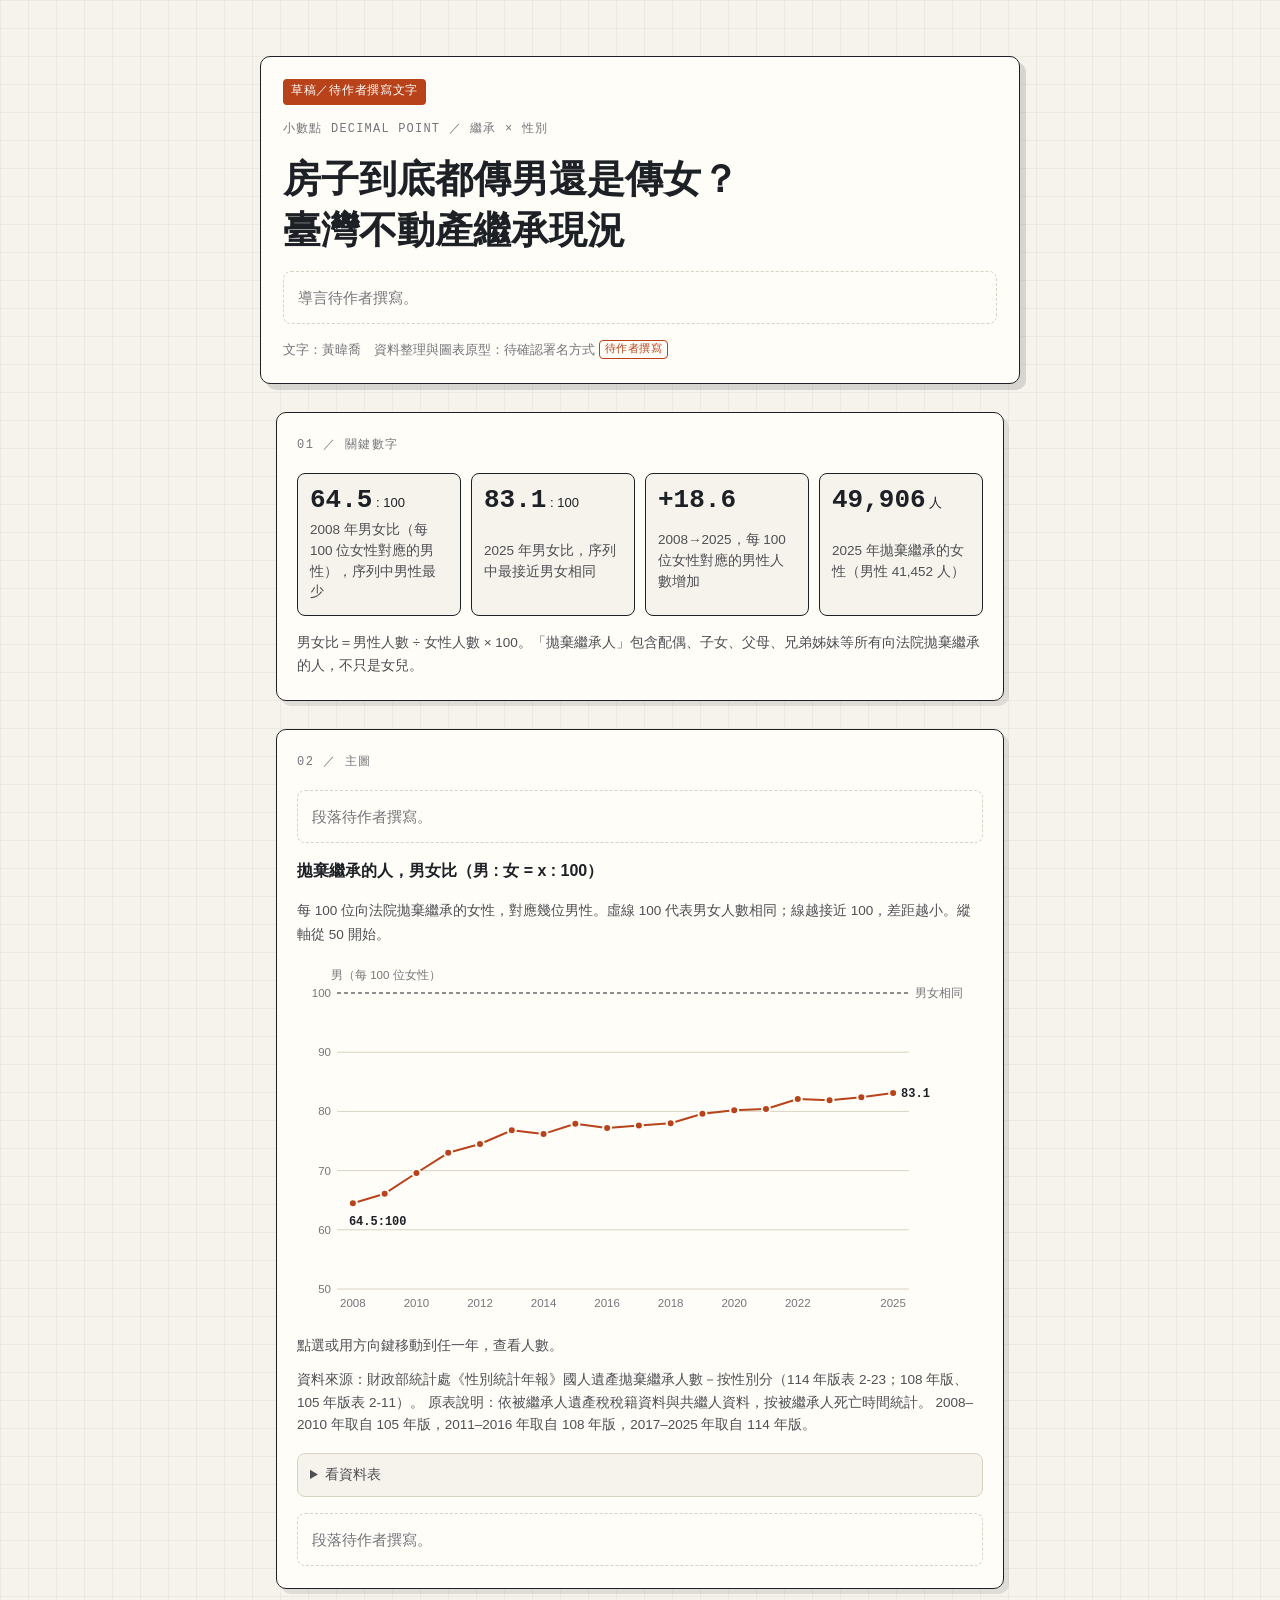
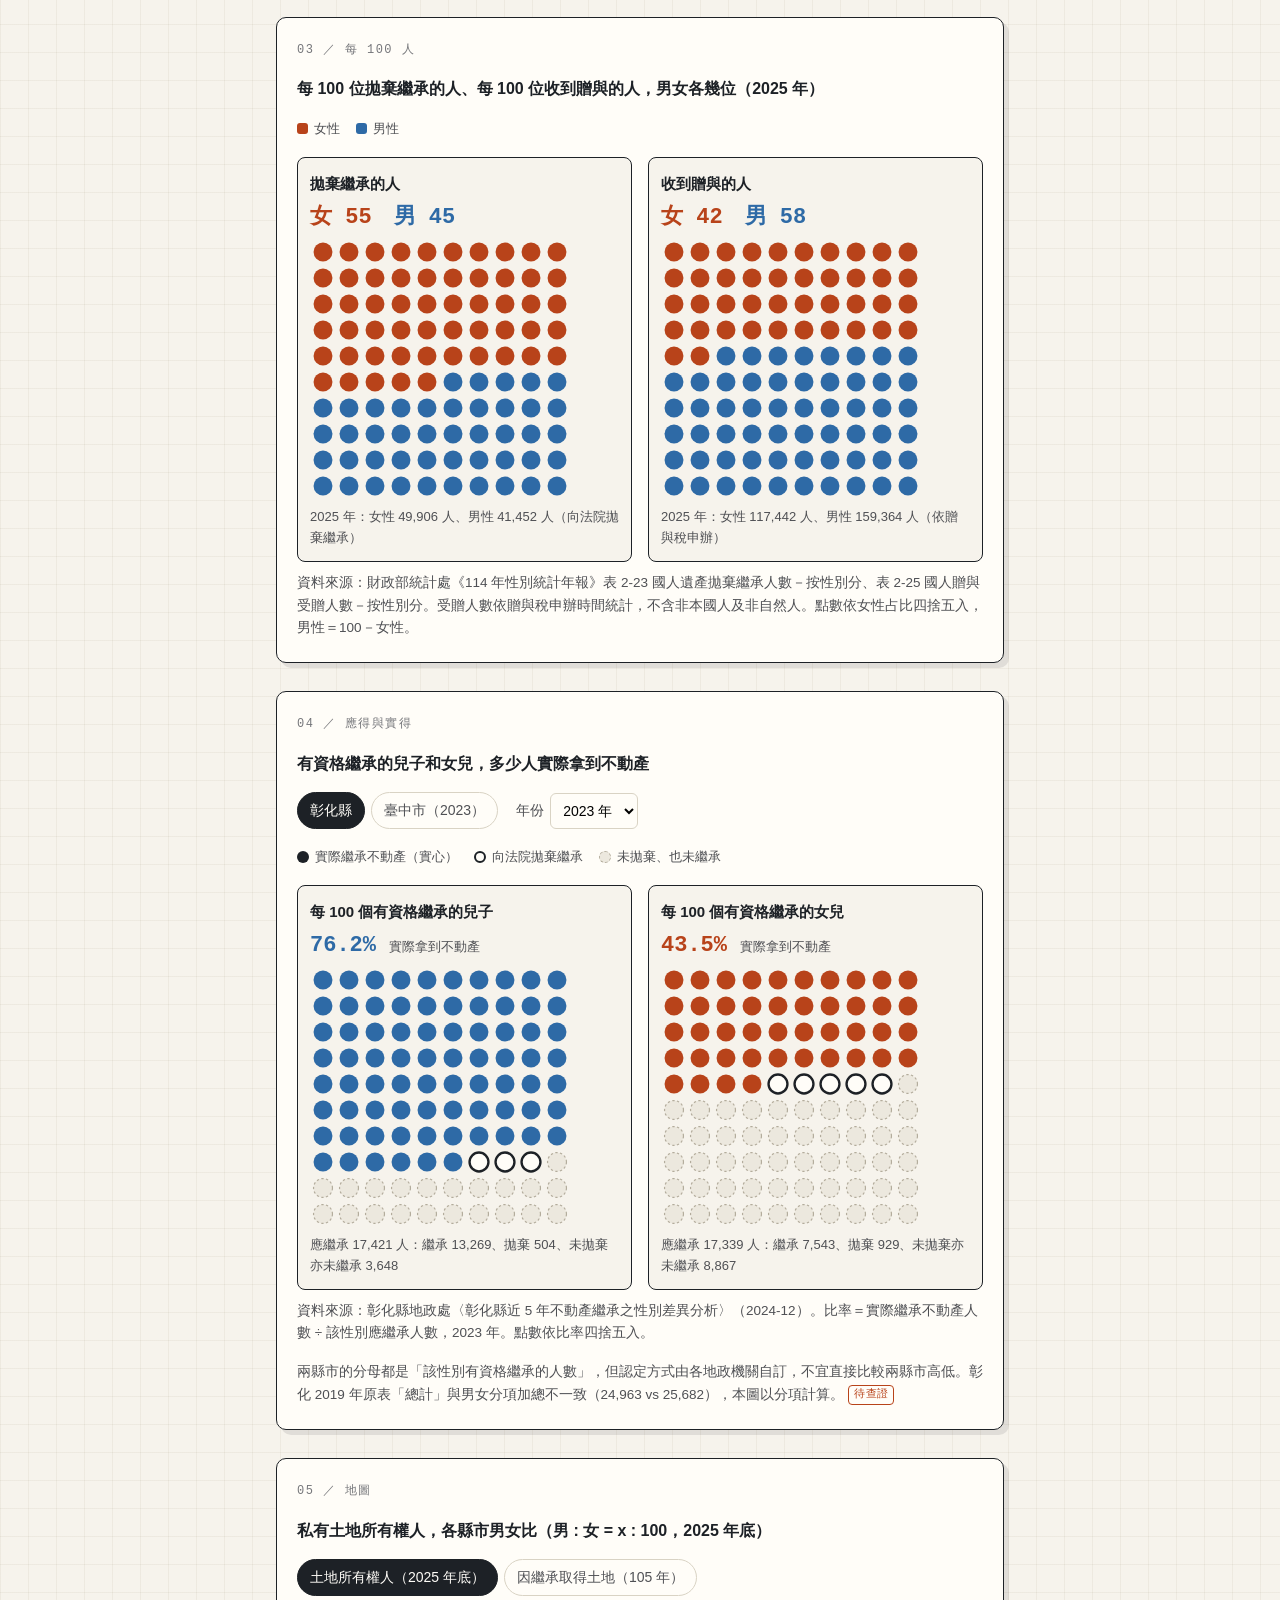
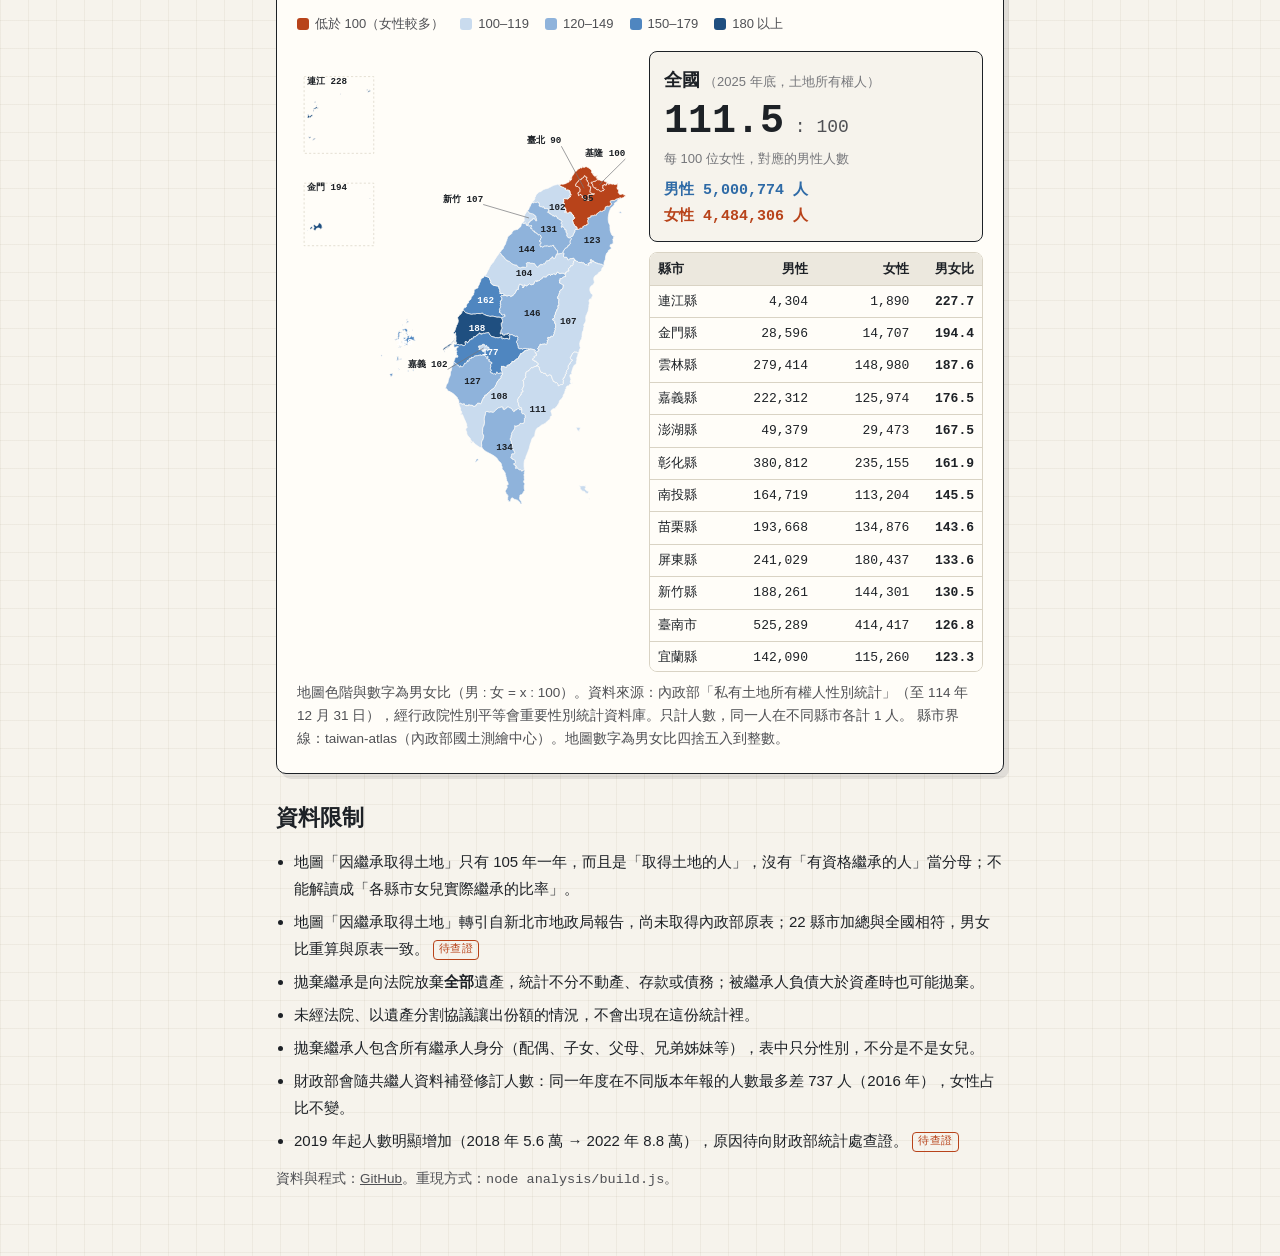
<file: index.html>
<!DOCTYPE html>
<html lang="zh-Hant-TW">
<head>
<meta charset="utf-8">
<meta name="viewport" content="width=device-width, initial-scale=1">
<title>房子到底都傳男還是傳女？ 臺灣不動產繼承現況｜小數點</title>
<link rel="stylesheet" href="css/style.css">
</head>
<body>

<header class="hero">
  <div class="hero-card">
    <span class="draft">草稿／待作者撰寫文字</span>
    <p class="kicker">小數點 DECIMAL POINT ／ 繼承 × 性別</p>
    <h1>房子到底都傳男還是傳女？<br>臺灣不動產繼承現況</h1>
    <p class="dek placeholder">導言待作者撰寫。</p>
    <p class="byline">文字：黃暐喬　資料整理與圖表原型：待確認署名方式<span class="todo">待作者撰寫</span></p>
  </div>
</header>

<main class="col">

  <section class="chapter" aria-labelledby="h-key">
    <p class="stage">01 ／ 關鍵數字</p>
    <h2 id="h-key" class="visually-hidden">關鍵數字</h2>
    <div class="tiles" id="tiles"></div>
    <p class="source">男女比＝男性人數 ÷ 女性人數 × 100。「拋棄繼承人」包含配偶、子女、父母、兄弟姊妹等所有向法院拋棄繼承的人，不只是女兒。</p>
  </section>

  <section class="chapter" aria-labelledby="h-main">
    <p class="stage">02 ／ 主圖</p>
    <div class="placeholder">段落待作者撰寫。</div>
    <h2 id="h-main" class="chart-title">拋棄繼承的人，男女比（男 : 女 = x : 100）</h2>
    <p class="chart-sub">每 100 位向法院拋棄繼承的女性，對應幾位男性。虛線 100 代表男女人數相同；線越接近 100，差距越小。縱軸從 50 開始。</p>

    <figure>
      <div class="chart" id="chart">
        <div class="tip" id="tip" role="status" aria-live="polite"></div>
      </div>
      <p class="readout" id="readout">點選或用方向鍵移動到任一年，查看人數。</p>
      <figcaption class="source">
        資料來源：財政部統計處《性別統計年報》國人遺產拋棄繼承人數－按性別分（114 年版表 2-23；108 年版、105 年版表 2-11）。
        原表說明：依被繼承人遺產稅稅籍資料與共繼人資料，按被繼承人死亡時間統計。
        2008–2010 年取自 105 年版，2011–2016 年取自 108 年版，2017–2025 年取自 114 年版。
      </figcaption>
    </figure>

    <details>
      <summary>看資料表</summary>
      <div class="table-wrap"><table id="table"><caption class="visually-hidden">歷年拋棄繼承人數，按性別分</caption></table></div>
    </details>

    <div class="placeholder">段落待作者撰寫。</div>
  </section>

  <section class="chapter" aria-labelledby="h-unit">
    <p class="stage">03 ／ 每 100 人</p>
    <h2 id="h-unit" class="chart-title">每 100 位拋棄繼承的人、每 100 位收到贈與的人，男女各幾位（2025 年）</h2>
    <div class="legend" aria-hidden="true">
      <span><i class="sw" style="background:var(--f)"></i>女性</span>
      <span><i class="sw" style="background:var(--m)"></i>男性</span>
    </div>
    <figure>
      <div class="unit-row" id="unit-cards"></div>
      <figcaption class="source">資料來源：財政部統計處《114 年性別統計年報》表 2-23 國人遺產拋棄繼承人數－按性別分、表 2-25 國人贈與受贈人數－按性別分。受贈人數依贈與稅申辦時間統計，不含非本國人及非自然人。點數依女性占比四捨五入，男性＝100－女性。</figcaption>
    </figure>
  </section>

  <section class="chapter" aria-labelledby="h-rate">
    <p class="stage">04 ／ 應得與實得</p>
    <h2 id="h-rate" class="chart-title">有資格繼承的兒子和女兒，多少人實際拿到不動產</h2>
    <div class="ctrl">
      <div class="tabs" id="rate-place" role="group" aria-label="選擇縣市">
        <button type="button" data-place="changhua" aria-pressed="true">彰化縣</button>
        <button type="button" data-place="taichung" aria-pressed="false">臺中市（2023）</button>
      </div>
      <label class="sel">年份 <select id="rate-year" aria-label="彰化縣年份"></select></label>
    </div>
    <div class="legend" id="rate-legend" aria-hidden="true"></div>
    <figure>
      <div class="unit-row" id="rate-grids"></div>
      <figcaption class="source" id="rate-source"></figcaption>
    </figure>
    <p class="source">兩縣市的分母都是「該性別有資格繼承的人數」，但認定方式由各地政機關自訂，不宜直接比較兩縣市高低。彰化 2019 年原表「總計」與男女分項加總不一致（24,963 vs 25,682），本圖以分項計算。<span class="todo">待查證</span></p>
  </section>

  <section class="chapter" aria-labelledby="h-map">
    <p class="stage">05 ／ 地圖</p>
    <h2 id="h-map" class="chart-title"><span id="map-title"></span></h2>
    <div class="tabs" id="map-ds" role="group" aria-label="切換資料">
      <button type="button" data-ds="land" aria-pressed="true">土地所有權人（2025 年底）</button>
      <button type="button" data-ds="inherit" aria-pressed="false">因繼承取得土地（105 年）</button>
    </div>
    <div class="legend" id="map-legend" aria-hidden="true"></div>
    <figure>
      <div class="map-wrap">
        <div id="map" class="map"></div>
        <div class="house-panel">
          <div class="pick" id="pick"></div>
          <button type="button" class="linkbtn" id="map-reset" hidden>回到全國</button>
          <div class="ttable"><table id="map-table"><caption class="visually-hidden">各縣市男女人數與男女比</caption></table></div>
        </div>
      </div>
      <figcaption class="source">地圖色階與數字為男女比（男 : 女 = x : 100）。<span id="map-source"></span></figcaption>
    </figure>
  </section>


</main>

<footer class="foot">
  <h2>資料限制</h2>
  <ul class="limits">
    <li>地圖「因繼承取得土地」只有 105 年一年，而且是「取得土地的人」，沒有「有資格繼承的人」當分母；不能解讀成「各縣市女兒實際繼承的比率」。</li>
    <li>地圖「因繼承取得土地」轉引自新北市地政局報告，尚未取得內政部原表；22 縣市加總與全國相符，男女比重算與原表一致。<span class="todo">待查證</span></li>
    <li>拋棄繼承是向法院放棄<strong>全部</strong>遺產，統計不分不動產、存款或債務；被繼承人負債大於資產時也可能拋棄。</li>
    <li>未經法院、以遺產分割協議讓出份額的情況，不會出現在這份統計裡。</li>
    <li>拋棄繼承人包含所有繼承人身分（配偶、子女、父母、兄弟姊妹等），表中只分性別，不分是不是女兒。</li>
    <li>財政部會隨共繼人資料補登修訂人數：同一年度在不同版本年報的人數最多差 737 人（2016 年），女性占比不變。</li>
    <li>2019 年起人數明顯增加（2018 年 5.6 萬 → 2022 年 8.8 萬），原因待向財政部統計處查證。<span class="todo">待查證</span></li>
  </ul>
  <p class="source">資料與程式：<a href="https://github.com/weiciao04-022/inheritance-renounce--gender">GitHub</a>。重現方式：<code>node analysis/build.js</code>。</p>
</footer>

<script src="data/processed/renounce.js"></script>
<script src="js/chart.js"></script>
<script src="data/processed/county105.js"></script>
<script src="data/processed/land114.js"></script>
<script src="data/processed/extra.js"></script>
<script src="data/processed/map.js"></script>
<script src="js/cards.js"></script>
</body>
</html>
</file>
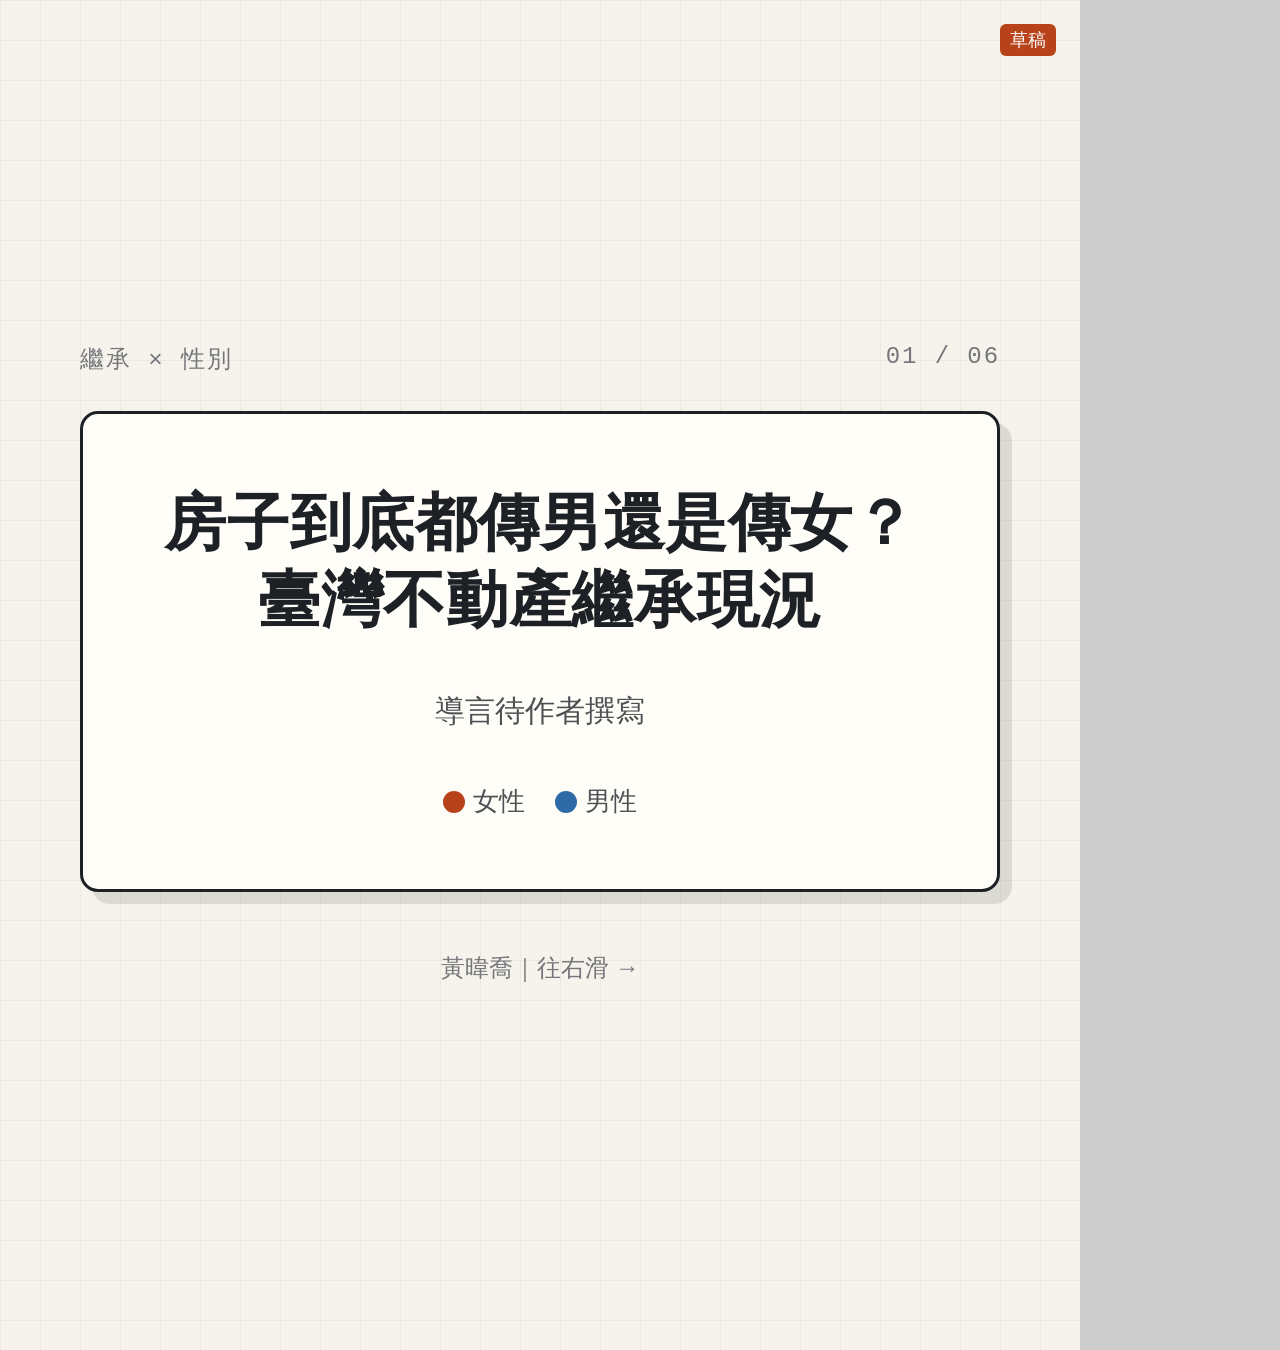
<file: social/social.html>
<!DOCTYPE html>
<html lang="zh-Hant-TW">
<head>
<meta charset="utf-8">
<title>社群圖卡（產生用）</title>
<style>
  :root { --surface:#f6f3ec; --surface-2:#ece8de; --card:#fffdf8; --ink:#1d2126; --ink-2:#4f5054; --ink-3:#75767a; --rule:#d9d3c4;
    --grid: rgba(120,105,75,.07); --f:#b8431a; --m:#2e6aa6; --hl:#b8431a;
    --mono:"IBM Plex Mono", ui-monospace, monospace; --body:"Noto Sans TC","PingFang TC",sans-serif; }
  * { box-sizing: border-box; }
  body { margin: 0; background: #ccc; font-family: var(--body); color: var(--ink); }
  .ig { width: 1080px; height: 1350px; position: relative; overflow: hidden; background-color: var(--surface);
    background-image: linear-gradient(var(--grid) 1px, transparent 1px), linear-gradient(90deg, var(--grid) 1px, transparent 1px);
    background-size: 40px 40px; padding: 80px; display: flex; flex-direction: column; gap: 36px; }
  .top { display: flex; justify-content: space-between; font-family: var(--mono); font-size: 24px; color: var(--ink-3); letter-spacing: .08em; }
  .title-slot { border: 3px dashed var(--hl); border-radius: 14px; padding: 22px 26px; color: var(--hl); font-size: 40px; font-weight: 800; line-height: 1.3; }
  .title-slot small { display: block; font-size: 22px; font-weight: 500; color: var(--ink-3); margin-top: 6px; }
  .box { background: var(--card); border: 3px solid var(--ink); border-radius: 18px; box-shadow: 12px 12px 0 rgba(29,33,38,.12); padding: 36px; flex: 1; display: flex; flex-direction: column; gap: 22px; }
  .lab { font-size: 30px; font-weight: 700; }
  .sub { font-size: 24px; color: var(--ink-2); }
  .src { font-size: 21px; color: var(--ink-2); line-height: 1.6; }
  .legend { display: flex; gap: 30px; font-size: 26px; color: var(--ink-2); }
  .legend i { width: 22px; height: 22px; border-radius: 50%; display: inline-block; margin-right: 8px; vertical-align: -3px; }
  .num { font-family: var(--mono); font-weight: 600; }
  .f { color: var(--f); } .m { color: var(--m); }
  .pair { display: grid; grid-template-columns: 1fr 1fr; gap: 36px; flex: 1; }
  .pair > div { display: flex; flex-direction: column; gap: 16px; align-items: center; }
  .big { font-family: var(--mono); font-weight: 700; font-size: 46px; }
  svg text { font-family: var(--body); }
  .u-f { fill: var(--f); } .u-m { fill: var(--m); }
  .rate-m .inh { fill: var(--m); } .rate-f .inh { fill: var(--f); }
  .ren { fill: var(--card); stroke: var(--ink); stroke-width: 2.5; }
  .none { fill: var(--surface-2); stroke: #b3ac9c; stroke-width: 1.2; stroke-dasharray: 3 3; }
  .cty { stroke: var(--card); stroke-width: 1.2; }
  .b0 { fill: var(--f); } .b1 { fill: #c9dbee; } .b2 { fill: #8fb3db; } .b3 { fill: #4f86c0; } .b4 { fill: #1f4f80; }
  .map-num { font-family: var(--mono); font-weight: 700; font-size: 15px; fill: var(--ink); }
  .map-num.inv { fill: #fff; }
  .inset { fill: none; stroke: #b3ac9c; stroke-dasharray: 4 4; }
  .leader { stroke: var(--ink-3); stroke-width: 1; }
  .cover { justify-content: center; }
  .cover .box { flex: 0; align-items: center; text-align: center; padding: 70px 50px; }
  .cover-title { margin: 0; white-space: nowrap; font-size: 62px; font-weight: 900; line-height: 1.25; letter-spacing: .01em; }
  .foot { text-align: center; font-size: 24px; color: var(--ink-3); }
  .draft { position: absolute; top: 24px; right: 24px; font-family: var(--mono); font-size: 18px; color: #fff; background: var(--hl); border-radius: 6px; padding: 4px 10px; }
  ul { margin: 0; padding-left: 1.2em; font-size: 26px; line-height: 1.65; display: grid; gap: 10px; }
</style>
</head>
<body>
<div id="card"></div>
<script src="../data/processed/renounce.js"></script>
<script src="../data/processed/extra.js"></script>
<script src="../data/processed/land114.js"></script>
<script src="../data/processed/map.js"></script>
<script>
const R = window.RENOUNCE, E = window.EXTRA, L = window.LAND114, MAP = window.TW_MAP;
const fmt = n => n.toLocaleString('zh-TW');
const n = Number(new URLSearchParams(location.search).get('card') || 1);
const NS = 'http://www.w3.org/2000/svg';
const TITLE = '房子到底都傳男還是傳女？ 臺灣不動產繼承現況';
const T = (k) => `<div class="title-slot">標題待作者撰寫<small>（${k}）</small></div>`;
const topBar = (i, tag) => `<div class="top"><span>${tag}</span><span>0${i} / 06</span></div>`;

function gridSVG(cells, shape, size = 400) {
  const S = size / 10; let i = 0, out = '';
  cells.forEach(c => { for (let k = 0; k < c.n; k++, i++) {
    const x = (i % 10) * S + S / 2, y = Math.floor(i / 10) * S + S / 2, r = S * .36;
    out += shape === 'house'
      ? `<path class="${c.cls}" d="M${x - r},${y + r}V${y - r * .1}L${x},${y - r * 1.1}L${x + r},${y - r * .1}V${y + r}Z"/>`
      : `<circle class="${c.cls}" cx="${x}" cy="${y}" r="${r}"/>`;
  }});
  return `<svg width="${size}" height="${size}" viewBox="0 0 ${size} ${size}">${out}</svg>`;
}

function lineSVG() {
  const W = 840, H = 560, M = { t: 50, r: 90, b: 50, l: 60 }, iw = W - M.l - M.r, ih = H - M.t - M.b;
  const step = iw / R.length, cx = i => M.l + i * step + step / 2, y = v => M.t + ih - (v - 50) / 50 * ih;
  let g = '';
  [50, 60, 70, 80, 90].forEach(t => g += `<line x1="${M.l}" x2="${M.l + iw}" y1="${y(t)}" y2="${y(t)}" stroke="#d9d3c4"/><text x="${M.l - 10}" y="${y(t) + 7}" text-anchor="end" font-size="20" fill="#75767a">${t}</text>`);
  g += `<line x1="${M.l}" x2="${M.l + iw}" y1="${y(100)}" y2="${y(100)}" stroke="#1d2126" stroke-width="2" stroke-dasharray="7 5"/><text x="${M.l - 10}" y="${y(100) + 7}" text-anchor="end" font-size="20" fill="#75767a">100</text>`;
  g += `<text x="${M.l + iw + 8}" y="${y(100) + 7}" font-size="20" fill="#75767a">男女相同</text>`;
  R.forEach((r, i) => { if (i % 3 === 0 || i === R.length - 1) g += `<text x="${cx(i)}" y="${H - 14}" text-anchor="middle" font-size="20" fill="#75767a">${r.year}</text>`; });
  g += `<path d="${R.map((r, i) => (i ? 'L' : 'M') + cx(i) + ',' + y(r.ratio)).join('')}" fill="none" stroke="#b8431a" stroke-width="4" stroke-linejoin="round"/>`;
  R.forEach((r, i) => g += `<circle cx="${cx(i)}" cy="${y(r.ratio)}" r="6" fill="#b8431a" stroke="#fffdf8" stroke-width="2.5"/>`);
  const a = R[0], b = R[R.length - 1];
  g += `<text x="${cx(0)}" y="${y(a.ratio) + 40}" font-size="28" font-weight="700" font-family="IBM Plex Mono,monospace" fill="#1d2126">${a.ratio.toFixed(1)}</text>`;
  g += `<text x="${cx(R.length - 1) + 12}" y="${y(b.ratio) + 9}" font-size="28" font-weight="700" font-family="IBM Plex Mono,monospace" fill="#1d2126">${b.ratio.toFixed(1)}</text>`;
  return `<svg width="${W}" height="${H}" viewBox="0 0 ${W} ${H}">${g}</svg>`;
}

function mapSVG() {
  const by = Object.fromEntries(L.counties.map(c => [c.county, c]));
  const bin = r => r < 100 ? 'b0' : r < 120 ? 'b1' : r < 150 ? 'b2' : r < 180 ? 'b3' : 'b4';
  const callout = { '臺北市': [372, 132, 'end'], '基隆市': [462, 150, 'end'], '新竹市': [262, 214, 'end'], '嘉義市': [212, 446, 'end'] };
  let g = '';
  MAP.counties.filter(c => c.inset).forEach(c => { const [[x0, y0], [x1, y1]] = c.inset; g += `<rect class="inset" x="${x0 - 4}" y="${y0 - 4}" width="${x1 - x0 + 8}" height="${y1 - y0 + 8}"/>`; });
  MAP.counties.forEach(c => g += `<path class="cty ${bin(by[c.name].ratio)}" d="${c.d}"/>`);
  MAP.counties.forEach(c => {
    const d = by[c.name], v = Math.round(d.ratio), inv = d.ratio >= 150;
    if (c.inset) { g += `<text class="map-num" x="${c.inset[0][0]}" y="${c.inset[0][1] + 8}">${c.name.slice(0, 2)} ${v}</text>`; return; }
    if (callout[c.name]) { const [tx, ty, an] = callout[c.name]; g += `<line class="leader" x1="${c.cx}" y1="${c.cy}" x2="${tx}" y2="${ty + 2}"/><text class="map-num" x="${tx}" y="${ty - 2}" text-anchor="${an}">${c.name.slice(0, 2)} ${v}</text>`; return; }
    g += `<text class="map-num${inv ? ' inv' : ''}" x="${c.cx}" y="${c.cy + 5}" text-anchor="middle">${v}</text>`;
  });
  return `<svg width="470" height="800" viewBox="0 0 ${MAP.w} ${MAP.h}" style="height:640px;width:auto">${g}</svg>`;
}

const legend = `<div class="legend"><span><i style="background:var(--f)"></i>女性</span><span><i style="background:var(--m)"></i>男性</span></div>`;
const cards = {
  1: () => `<div class="ig cover"><span class="draft">草稿</span>${topBar(1, '繼承 × 性別')}
      <div class="box"><h1 class="cover-title">${TITLE.split(" ").join("<br>")}</h1><p class="sub" style="font-size:30px">導言待作者撰寫</p>${legend}</div>
      <p class="foot">黃暐喬｜往右滑 →</p></div>`,
  2: () => { const a = R[0], b = R[R.length - 1]; return `<div class="ig"><span class="draft">草稿</span>${topBar(2, '拋棄繼承')}${T('拋棄繼承男女比')}
      <div class="box"><p class="lab">拋棄繼承的人，男 : 女 = x : 100</p><p class="sub">每 100 位拋棄繼承的女性，對應幾位男性（${a.year}–${b.year}）</p>${lineSVG()}</div>
      <p class="src">資料：財政部《性別統計年報》國人遺產拋棄繼承人數－按性別分（105、108、114 年版）。拋棄繼承人含配偶、兄弟姊妹等所有繼承人；拋棄也可能是為了避開債務。縱軸從 50 開始。</p></div>`; },
  3: () => { const P = E.per100; const one = (t, d) => `<div><p class="lab">${t}</p>${gridSVG([{ n: d.female, cls: 'u-f' }, { n: d.male, cls: 'u-m' }], 'house', 380)}<p class="big"><span class="f">女 ${d.female}</span>　<span class="m">男 ${d.male}</span></p></div>`;
    return `<div class="ig"><span class="draft">草稿</span>${topBar(3, '贈與與拋棄')}${T('每 100 人')}
      <div class="box">${legend}<div class="pair">${one('收到贈與的 100 人', P.gift)}${one('拋棄繼承的 100 人', P.renounce)}</div></div>
      <p class="src">資料：財政部《114 年性別統計年報》表 2-23、2-25，${P.year} 年。受贈人含子女以外的親屬；點數依女性占比四捨五入。</p></div>`; },
  4: () => { const d = E.changhua.find(r => r.year === 2023);
    const cells = p => { const i = Math.round(p.inherit / p.eligible * 100), r = Math.round(p.renounce / p.eligible * 100); return [{ n: i, cls: 'inh' }, { n: r, cls: 'ren' }, { n: 100 - i - r, cls: 'none' }]; };
    const one = (t, p, sx) => `<div class="rate-${sx}"><p class="lab">每 100 個有資格繼承的${t}</p>${gridSVG(cells(p), 'dot', 380)}<p class="big ${sx}">${p.rate}%</p><p class="sub">實際拿到不動產</p></div>`;
    return `<div class="ig"><span class="draft">草稿</span>${topBar(4, '應得與實得')}${T('應得與實得')}
      <div class="box"><div class="legend"><span><i style="background:var(--ink)"></i>實際繼承</span><span><i style="background:var(--card);border:3px solid var(--ink)"></i>拋棄繼承</span><span><i style="background:var(--surface-2);border:2px dashed #b3ac9c"></i>沒拋棄也沒繼承</span></div>
      <div class="pair">${one('兒子', d.son, 'm')}${one('女兒', d.daughter, 'f')}</div></div>
      <p class="src">資料：彰化縣地政處〈彰化縣近 5 年不動產繼承之性別差異分析〉，${d.year} 年。比率＝實際繼承不動產人數 ÷ 該性別應繼承人數（兒子 ${fmt(d.son.eligible)} 人、女兒 ${fmt(d.daughter.eligible)} 人）。</p></div>`; },
  5: () => `<div class="ig"><span class="draft">草稿</span>${topBar(5, '土地')}${T('土地地主男女比')}
      <div class="box" style="flex-direction:row;align-items:center;gap:30px">${mapSVG()}
        <div style="display:flex;flex-direction:column;gap:18px"><p class="sub">每 100 位女性地主，<br>對應幾位男性地主</p>
        <p class="big" style="font-size:40px">全台 ${L.national.ratio.toFixed(1)}</p>
        <div class="legend" style="flex-direction:column;gap:10px;font-size:22px">
          <span><i style="background:var(--f);border-radius:4px"></i>低於 100</span><span><i style="background:#c9dbee;border-radius:4px"></i>100–119</span>
          <span><i style="background:#8fb3db;border-radius:4px"></i>120–149</span><span><i style="background:#4f86c0;border-radius:4px"></i>150–179</span>
          <span><i style="background:#1f4f80;border-radius:4px"></i>180 以上</span></div></div></div>
      <p class="src">資料：內政部「私有土地所有權人性別統計」，至 2025 年底，只計人數；經行政院性別平等會重要性別統計資料庫。地圖：taiwan-atlas（內政部國土測繪中心）。</p></div>`,
  6: () => `<div class="ig"><span class="draft">草稿</span>${topBar(6, '資料說明')}${T('結尾／資料說明')}
      <div class="box"><p class="lab">這些數字看得到、也看不到的</p><ul>
        <li>拋棄繼承是放棄<b>全部</b>遺產，不分房子或存款；也可能是為了避開債務。</li>
        <li>拋棄繼承人包含配偶、兄弟姊妹等，不只是女兒。</li>
        <li>簽分割協議讓出份額的人，不會出現在拋棄繼承統計裡。</li>
        <li>「實際繼承比率」目前只有彰化、臺中等少數縣市公布，各縣市口徑不同。</li>
        <li>地主男女比只算人數，不算面積或價值。</li></ul></div>
      <p class="src">完整資料、計算方式與待查證事項：GitHub inheritance-renounce--gender／notes</p></div>`,
};
document.getElementById('card').innerHTML = cards[n]();
</script>
</body>
</html>
</file>
<file: css/style.css>
/* 版面沿用〈同一個起點，男性和女性的路一路分岔〉與 indigenousPeople-hunter-shotgun：
   紙張方格線背景、黑框卡片、偏移陰影、等寬字小標。
   女性＝鏽紅、男性＝藍（validate_palette.js 檢查通過：色盲 ΔE 20.1、對比 ≥ 3:1） */
:root {
  color-scheme: light;
  --surface: #f6f3ec;
  --surface-2: #ece8de;
  --card: #fffdf8;
  --ink: #1d2126;
  --ink-2: #4f5054;
  --ink-3: #75767a;
  --rule: #d9d3c4;
  --grid: rgba(120, 105, 75, 0.07);
  --f: #b8431a;
  --m: #2e6aa6;
  --hl: #b8431a;
  --display: "Noto Sans TC", "PingFang TC", sans-serif;
  --body: "Noto Sans TC", "PingFang TC", "Microsoft JhengHei", sans-serif;
  --mono: "IBM Plex Mono", ui-monospace, monospace;
}
* { box-sizing: border-box; }
html { -webkit-text-size-adjust: 100%; }
body {
  margin: 0; color: var(--ink); background-color: var(--surface);
  background-image: linear-gradient(var(--grid) 1px, transparent 1px), linear-gradient(90deg, var(--grid) 1px, transparent 1px);
  background-size: 28px 28px;
  font-family: var(--body); font-size: 17px; line-height: 1.8;
}
p { margin: 0; }
h1, h2, h3 { font-family: var(--display); text-wrap: balance; margin: 0; }
h1 { font-size: clamp(26px, 5vw, 38px); line-height: 1.35; }
h2 { font-size: 22px; line-height: 1.45; }
a { color: inherit; }
.n { font-family: var(--mono); font-weight: 600; }
.f { color: var(--f); font-weight: 700; }
.m { color: var(--m); font-weight: 700; }
.visually-hidden { position: absolute !important; width: 1px; height: 1px; overflow: hidden; clip: rect(0 0 0 0); white-space: nowrap; }

/* 開場 */
.hero { padding: 56px 16px 28px; display: grid; place-items: center; }
.hero-card {
  width: min(760px, 100%); background: var(--card); border: 1.5px solid var(--ink); border-radius: 10px;
  padding: 22px; box-shadow: 6px 6px 0 rgba(29,33,38,.14); display: grid; gap: 14px;
}
.kicker { font-family: var(--mono); font-size: 12px; letter-spacing: .1em; color: var(--ink-3); }
.dek { font-size: 18px; color: var(--ink-2); }
.byline { font-size: 13px; color: var(--ink-3); }

/* 章節卡片 */
.col { max-width: 760px; margin: 0 auto; padding: 0 16px 28px; display: grid; gap: 28px; }
.chapter {
  background: var(--card); border: 1.5px solid var(--ink); border-radius: 10px; padding: 22px 20px;
  box-shadow: 5px 5px 0 rgba(29,33,38,.1); display: grid; gap: 16px; grid-template-columns: minmax(0, 1fr);
}
.stage { font-family: var(--mono); font-size: 12px; letter-spacing: .12em; color: var(--ink-3); }
.source { font-size: 13.5px; color: var(--ink-2); line-height: 1.7; }
.chart-title { font-weight: 700; font-size: 16px; line-height: 1.5; }
.chart-sub { font-size: 13.5px; color: var(--ink-2); }
.todo { display: inline-block; font-family: var(--mono); font-size: 11px; letter-spacing: .04em; color: var(--hl); border: 1px solid var(--hl); border-radius: 4px; padding: 0 5px; margin-left: 4px; vertical-align: 2px; line-height: 1.6; }
.placeholder { border: 1.5px dashed var(--rule); border-radius: 8px; padding: 12px 14px; color: var(--ink-3); font-size: 15px; }
.draft { font-family: var(--mono); font-size: 12px; color: #fff; background: var(--hl); border-radius: 4px; padding: 2px 8px; justify-self: start; letter-spacing: .06em; }

/* 數字卡 */
.tiles { display: grid; grid-template-columns: repeat(auto-fit, minmax(150px, 1fr)); gap: 10px; }
.tile { border: 1.5px solid var(--ink); border-radius: 8px; padding: 12px; display: grid; gap: 4px; background: var(--surface); }
.tile .big { font-family: var(--mono); font-weight: 600; font-size: 26px; line-height: 1.15; }
.tile .big small { font-family: var(--body); font-size: 13px; font-weight: 500; }
.tile .lab { font-size: 13.5px; color: var(--ink-2); line-height: 1.55; }

/* 圖表控制 */
.tabs { display: flex; flex-wrap: wrap; gap: 6px; }
.tabs button {
  font: inherit; font-size: 14px; padding: 5px 12px; border-radius: 999px; border: 1px solid var(--rule);
  background: var(--card); color: var(--ink-2); cursor: pointer; min-height: 36px;
}
.tabs button[aria-pressed="true"] { background: var(--ink); color: var(--card); border-color: var(--ink); }
.tabs button:focus-visible { outline: 2px solid var(--m); outline-offset: 2px; }
.legend { display: flex; flex-wrap: wrap; gap: 6px 16px; font-size: 13px; color: var(--ink-2); align-items: center; }
.legend span { display: inline-flex; align-items: center; gap: 6px; }
.sw { width: 11px; height: 11px; border-radius: 3px; display: inline-block; flex: none; }

figure { margin: 0; display: grid; gap: 10px; grid-template-columns: minmax(0, 1fr); }

/* 圖 */
.chart { position: relative; }
.chart svg { display: block; width: 100%; height: auto; overflow: visible; }
.chart text { font-family: var(--body); fill: var(--ink-2); font-size: 12px; }
.chart .axis-label { fill: var(--ink-3); font-size: 11.5px; }
.chart .num { font-family: var(--mono); font-weight: 600; fill: var(--ink); }
.chart .grid line { stroke: var(--rule); stroke-width: 1; }
.chart .ref { stroke: var(--ink); stroke-width: 1.2; stroke-dasharray: 4 3; }
.chart .hit { fill: transparent; cursor: pointer; }
.chart .hit:focus { outline: none; }
.chart .hit:focus-visible + .focusring, .chart .col.on .focusring { stroke: var(--ink); }
.chart .focusring { fill: none; stroke: transparent; stroke-width: 1.5; }
.tip {
  position: absolute; pointer-events: none; background: var(--card); border: 1.5px solid var(--ink); border-radius: 8px;
  padding: 8px 10px; font-size: 13px; line-height: 1.6; box-shadow: 3px 3px 0 rgba(29,33,38,.12); min-width: 170px;
  opacity: 0; transform: translateY(4px); transition: opacity .12s, transform .12s;
}
.tip.show { opacity: 1; transform: none; }
.tip b { font-family: var(--mono); }
.readout { font-size: 14px; color: var(--ink-2); min-height: 1.8em; }
@media (prefers-reduced-motion: reduce) { .tip { transition: none; } .chart * { transition: none !important; } }

/* 表格 */
details { border: 1px solid var(--rule); border-radius: 8px; background: var(--surface); }
details summary { cursor: pointer; padding: 8px 12px; font-size: 14px; color: var(--ink-2); }
.table-wrap { overflow-x: auto; padding: 0 12px 12px; }
table { border-collapse: collapse; width: 100%; font-size: 13.5px; }
th, td { text-align: right; padding: 4px 8px; border-bottom: 1px solid var(--rule); white-space: nowrap; }
th:first-child, td:first-child { text-align: left; }
td { font-family: var(--mono); }

/* 結尾 */
.foot { max-width: 760px; margin: 0 auto 64px; padding: 0 16px; display: grid; gap: 14px; }
ul.limits { margin: 0; padding-left: 1.2em; display: grid; gap: 6px; font-size: 15px; }

@media (max-width: 560px) { .tip { display: none; } }

/* 縣市圖 */
.chart .clabel { font-size: 13px; fill: var(--ink); }
.chart .num.small { font-size: 12px; }
.chart .ref.nat { stroke: var(--ink-3); stroke-dasharray: 2 3; }
.chart .col.on .clabel { font-weight: 700; }

/* 100 點陣、房子 */
.unit-row { display: grid; grid-template-columns: repeat(auto-fit, minmax(220px, 1fr)); gap: 16px; }
.unit-box { border: 1.5px solid var(--ink); border-radius: 8px; padding: 12px; background: var(--surface); display: grid; gap: 8px; align-content: start; }
.unit-title { font-weight: 700; font-size: 15px; }
.unit-big { font-family: var(--mono); font-weight: 600; font-size: 22px; line-height: 1.2; }
.unit-big small { font-family: var(--body); font-size: 13px; font-weight: 500; color: var(--ink-2); }
.unit-note { font-size: 13px; color: var(--ink-2); line-height: 1.6; }
svg.unit { width: 100%; max-width: 260px; height: auto; display: block; }
.u-f { fill: var(--f); } .u-m { fill: var(--m); }
.rate-m .inh { fill: var(--m); } .rate-f .inh { fill: var(--f); }
.ren { fill: var(--card); stroke: var(--ink); stroke-width: 2; }
.none { fill: var(--surface-2); stroke: #b3ac9c; stroke-width: 1; stroke-dasharray: 2 2; }
.lg { width: 12px; height: 12px; border-radius: 50%; display: inline-block; flex: none; }
.lg.inh { background: var(--ink); }
.lg.ren { background: var(--card); border: 2px solid var(--ink); }
.lg.none { background: var(--surface-2); border: 1px dashed #b3ac9c; }
.ctrl { display: flex; flex-wrap: wrap; gap: 10px 18px; align-items: center; }
.sel { font-size: 14px; color: var(--ink-2); display: inline-flex; gap: 6px; align-items: center; }
.sel select { font: inherit; font-size: 14px; padding: 4px 8px; border-radius: 6px; border: 1px solid var(--rule); background: var(--card); min-height: 36px; }
.sel[hidden], select[hidden] { display: none; }

.map-wrap { display: grid; grid-template-columns: minmax(0, 1fr) minmax(0, 1fr); gap: 18px; align-items: start; }
@media (max-width: 640px) { .map-wrap { grid-template-columns: 1fr; } }
.map svg { width: 100%; max-width: 360px; height: auto; display: block; margin: 0 auto; }
.twmap .cty { stroke: var(--card); stroke-width: 1; cursor: pointer; }
.twmap .cty:hover, .twmap .cty:focus-visible { stroke: var(--ink); stroke-width: 2; outline: none; }
.twmap .cty.on { stroke: var(--ink); stroke-width: 2.5; }
.twmap .inset { fill: none; stroke: var(--rule); stroke-dasharray: 3 3; }
.twmap .map-lab { font-size: 13px; fill: var(--ink-2); }
.b0 { fill: var(--f); } .lg.b0 { background: var(--f); border-radius: 3px; }
.b1 { fill: #c9dbee; } .lg.b1 { background: #c9dbee; border-radius: 3px; }
.b2 { fill: #8fb3db; } .lg.b2 { background: #8fb3db; border-radius: 3px; }
.b3 { fill: #4f86c0; } .lg.b3 { background: #4f86c0; border-radius: 3px; }
.b4 { fill: #1f4f80; } .lg.b4 { background: #1f4f80; border-radius: 3px; }
.house-panel { display: grid; gap: 10px; position: sticky; top: 12px; }
.houses svg { max-width: 300px; }
.linkbtn { font: inherit; font-size: 14px; justify-self: start; background: none; border: 1px solid var(--ink); border-radius: 999px; padding: 4px 12px; cursor: pointer; min-height: 36px; }

.twmap .map-num { font-family: var(--mono); font-weight: 600; font-size: 13px; fill: var(--ink); pointer-events: none; }
.twmap .map-num.inv { fill: #fff; }
.twmap .leader { stroke: var(--ink-3); stroke-width: 1; }

.pick { border: 1.5px solid var(--ink); border-radius: 8px; padding: 12px 14px; background: var(--surface); display: grid; gap: 2px; }
.pick-name { font-weight: 700; font-size: 18px; }
.pick-name small { font-weight: 500; font-size: 13px; color: var(--ink-3); margin-left: 4px; }
.pick-big { font-family: var(--mono); font-weight: 700; font-size: 40px; line-height: 1.15; }
.pick-big small { font-size: 18px; font-weight: 500; color: var(--ink-2); }
.pick-sub { font-size: 13px; color: var(--ink-3); }
.pick-n { font-family: var(--mono); font-size: 15px; margin-top: 6px; line-height: 1.7; }
.ttable { max-height: 420px; overflow: auto; border: 1px solid var(--rule); border-radius: 8px; background: var(--card); }
.ttable table { font-size: 13px; }
.ttable th { position: sticky; top: 0; background: var(--surface-2); }
.ttable tbody tr { cursor: pointer; }
.ttable tbody tr:hover, .ttable tbody tr:focus-visible { background: var(--surface); outline: none; }
.ttable tbody tr.on { background: var(--ink); }
.ttable tbody tr.on td { color: var(--card); }
.ttable tfoot td { border-top: 1.5px solid var(--ink); font-weight: 600; }
</file>
